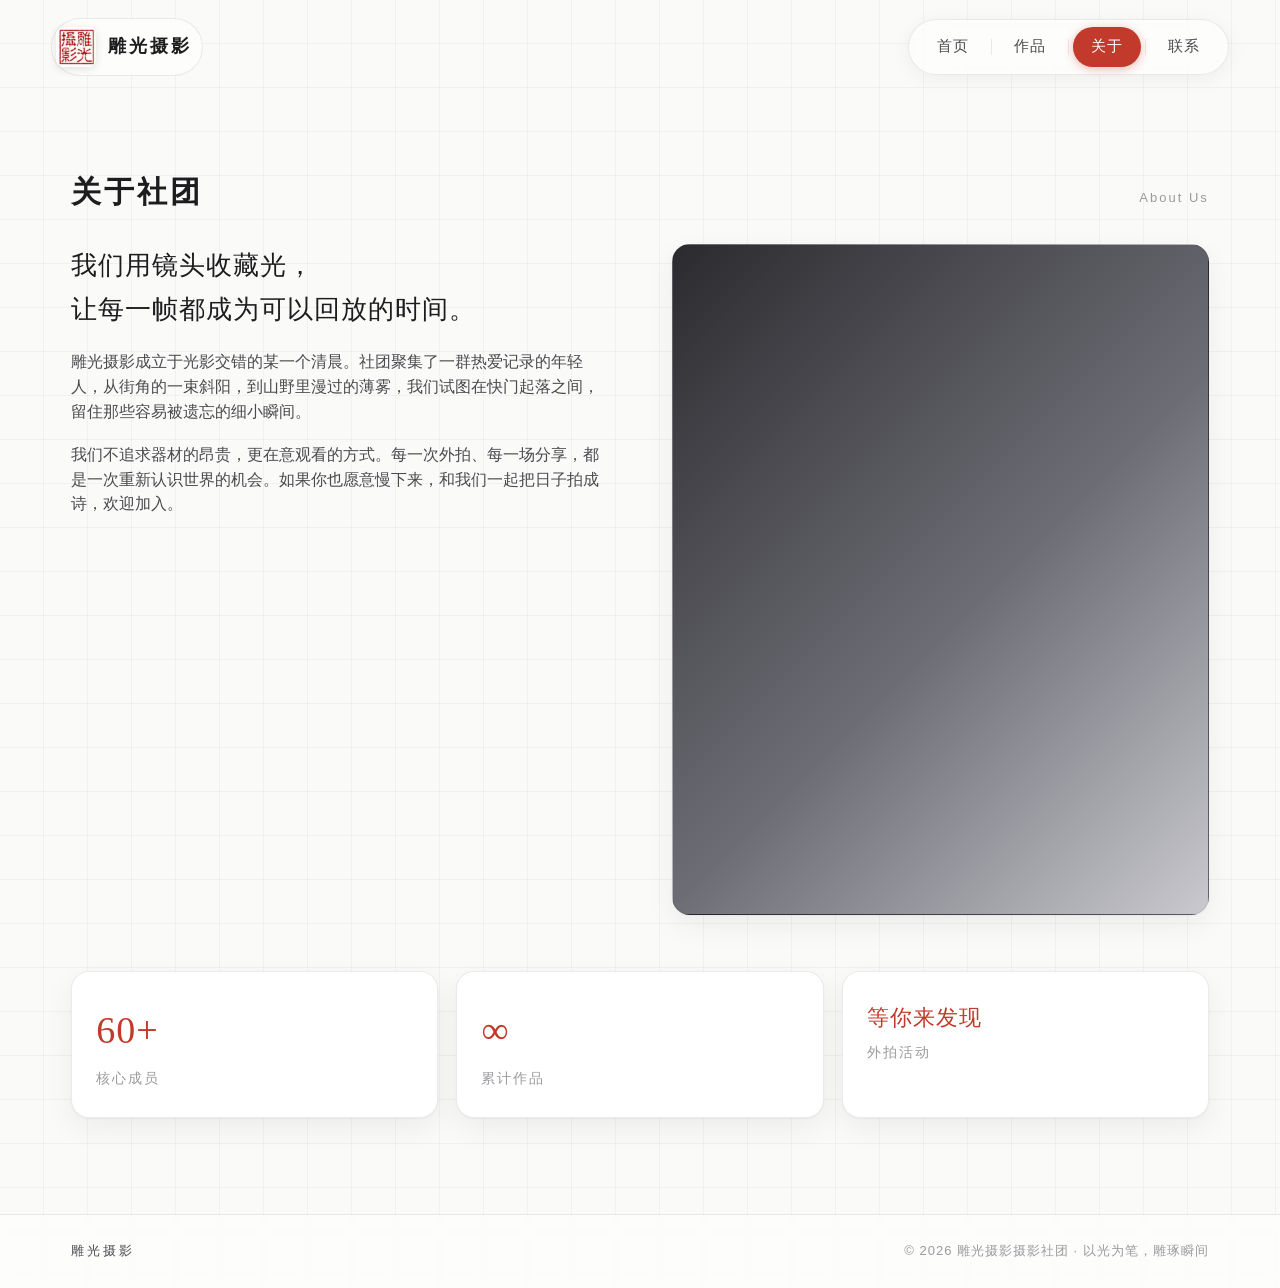
<file: about.html>
<!DOCTYPE html>
<html lang="zh-CN">
<head>
  <meta charset="UTF-8" />
  <meta name="viewport" content="width=device-width, initial-scale=1.0" />
  <title>关于 · 雕光摄影</title>
  <meta name="description" content="关于雕光摄影摄影社团。" />
  <link rel="icon" type="image/jpeg" href="assets/logo.jpg" />
  <link rel="stylesheet" href="css/style.css" />
</head>
<body>

  <header class="site-header">
    <a class="brand" href="index.html" aria-label="雕光摄影 首页">
      <img class="logo-img" src="assets/logo.jpg" alt="雕光摄影 印章 logo" />
      <span class="logo-text">雕光摄影</span>
    </a>
    <nav class="nav" aria-label="主导航">
      <a href="index.html">首页</a>
      <span class="nav-divider"></span>
      <a href="works.html">作品</a>
      <span class="nav-divider"></span>
      <a href="about.html">关于</a>
      <span class="nav-divider"></span>
      <a href="contact.html">联系</a>
    </nav>
  </header>

  <main class="page container">
    <div class="section-head">
      <h2>关于社团</h2>
      <span class="count">About Us</span>
    </div>

    <div class="about-grid">
      <div>
        <p class="lead">我们用镜头收藏光，<br />让每一帧都成为可以回放的时间。</p>
        <p>雕光摄影成立于光影交错的某一个清晨。社团聚集了一群热爱记录的年轻人，从街角的一束斜阳，到山野里漫过的薄雾，我们试图在快门起落之间，留住那些容易被遗忘的细小瞬间。</p>
        <p>我们不追求器材的昂贵，更在意观看的方式。每一次外拍、每一场分享，都是一次重新认识世界的机会。如果你也愿意慢下来，和我们一起把日子拍成诗，欢迎加入。</p>
      </div>
      <div class="about-figure" role="img" aria-label="社团形象占位图"></div>
    </div>

    <div class="stats">
      <div class="stat"><div class="num">60+</div><div class="label">核心成员</div></div>
      <div class="stat"><div class="num">&#8734;</div><div class="label">累计作品</div></div>
      <div class="stat"><div class="num" style="font-size:22px;letter-spacing:1px;">等你来发现</div><div class="label">外拍活动</div></div>
    </div>
  </main>

  <footer class="site-footer">
    <div class="container">
      <span class="brand-mark">雕光摄影</span>
      <span>© 2026 雕光摄影摄影社团 · 以光为笔，雕琢瞬间</span>
    </div>
  </footer>

  <script src="js/main.js"></script>
</body>
</html>
</file>
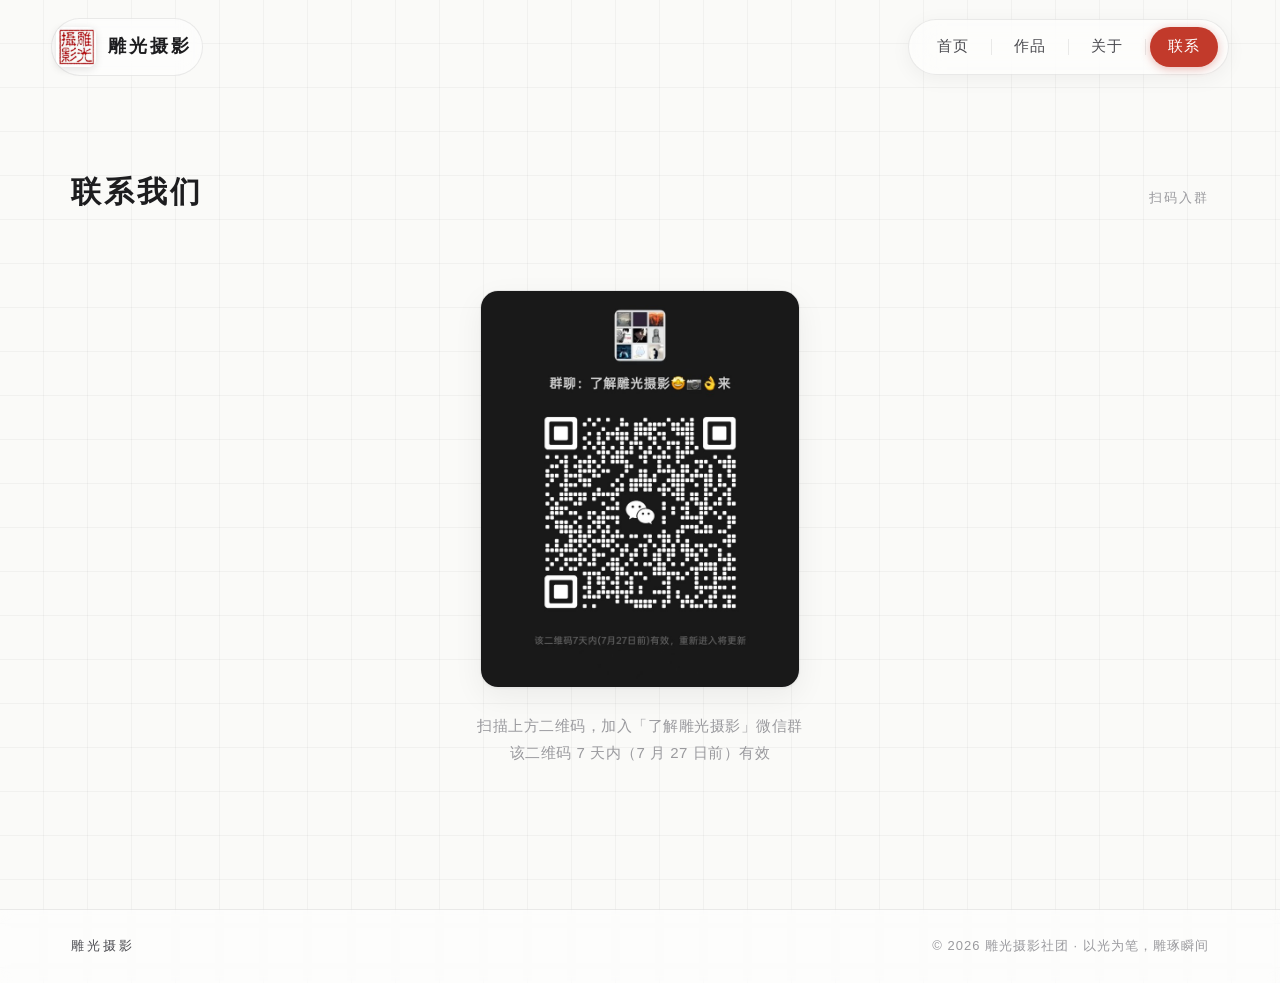
<file: contact.html>
<!DOCTYPE html>
<html lang="zh-CN">
<head>
  <meta charset="UTF-8" />
  <meta name="viewport" content="width=device-width, initial-scale=1.0" />
  <title>联系 · 雕光摄影</title>
  <meta name="description" content="联系雕光摄影社团，加入微信群。" />
  <link rel="icon" type="image/jpeg" href="assets/logo.jpg" />
  <link rel="stylesheet" href="css/style.css" />
</head>
<body>

  <header class="site-header">
    <a class="brand" href="index.html" aria-label="雕光摄影 首页">
      <img class="logo-img" src="assets/logo.jpg" alt="雕光摄影 印章 logo" />
      <span class="logo-text">雕光摄影</span>
    </a>
    <nav class="nav" aria-label="主导航">
      <a href="index.html">首页</a>
      <span class="nav-divider"></span>
      <a href="works.html">作品</a>
      <span class="nav-divider"></span>
      <a href="about.html">关于</a>
      <span class="nav-divider"></span>
      <a href="contact.html">联系</a>
    </nav>
  </header>

  <main class="page container">
    <div class="section-head">
      <h2>联系我们</h2>
      <span class="count">扫码入群</span>
    </div>

    <div class="qr-wrap">
      <img class="qr-img" src="assets/qrcode.jpg" alt="雕光摄影微信群二维码" />
      <p class="qr-hint">扫描上方二维码，加入「了解雕光摄影」微信群<br />该二维码 7 天内（7 月 27 日前）有效</p>
    </div>
  </main>

  <footer class="site-footer">
    <div class="container">
      <span class="brand-mark">雕光摄影</span>
      <span>© 2026 雕光摄影社团 · 以光为笔，雕琢瞬间</span>
    </div>
  </footer>

  <script src="js/main.js"></script>
</body>
</html>
</file>
<file: css/style.css>
/* ===========================================================
   攝雕影光 · 摄影社团网站样式
   极简 / 文艺 / 毛玻璃导航 / 网格背景
   =========================================================== */

:root {
  /* 主色与辅助色 */
  --bg: #fafaf8;
  --surface: #ffffff;
  --accent: #c23a2b;          /* 朱红 · 呼应印章 logo */
  --accent-deep: #a82f22;
  --accent-soft: rgba(194, 58, 43, 0.08);

  --text: #1d1d1f;
  --text-soft: #4a4a4f;
  --text-muted: #9a9a9e;
  --border: rgba(0, 0, 0, 0.08);
  --grid-line: rgba(0, 0, 0, 0.035);

  /* 圆角 */
  --radius-card: 18px;
  --radius-img: 14px;
  --radius-pill: 999px;

  /* 阴影 */
  --shadow: 0 1px 2px rgba(0, 0, 0, 0.04), 0 10px 30px rgba(0, 0, 0, 0.06);
  --shadow-hover: 0 6px 12px rgba(0, 0, 0, 0.07), 0 22px 50px rgba(0, 0, 0, 0.11);

  /* 字体 */
  --font-serif: "Source Han Serif SC", "Noto Serif SC", "Songti SC", "STSong",
    "SimSun", "思源宋体", serif;
  --font-sans: "PingFang SC", "Microsoft YaHei", "Hiragino Sans GB",
    -apple-system, BlinkMacSystemFont, "Segoe UI", Roboto, "Helvetica Neue",
    Arial, sans-serif;
}

* {
  box-sizing: border-box;
}

html {
  scroll-behavior: smooth;
}

body {
  margin: 0;
  min-height: 100vh;
  font-family: var(--font-sans);
  color: var(--text);
  background-color: var(--bg);
  /* 细腻网格线背景 */
  background-image:
    linear-gradient(to right, var(--grid-line) 1px, transparent 1px),
    linear-gradient(to bottom, var(--grid-line) 1px, transparent 1px);
  background-size: 44px 44px;
  background-position: -1px -1px;
  -webkit-font-smoothing: antialiased;
  text-rendering: optimizeLegibility;
  line-height: 1.6;
}

a {
  color: inherit;
  text-decoration: none;
}

img {
  display: block;
  max-width: 100%;
}

/* ============================ 顶部导航 ============================ */

.site-header {
  position: fixed;
  top: 0;
  left: 0;
  right: 0;
  z-index: 100;
  display: flex;
  align-items: center;
  justify-content: space-between;
  gap: 16px;
  padding: 18px clamp(18px, 4vw, 56px);
  pointer-events: none; /* 让空白处可点击穿透，仅子元素接收事件 */
}

.site-header > * {
  pointer-events: auto;
}

/* Logo：红色印章风格 */
.brand {
  display: flex;
  align-items: center;
  gap: 12px;
  padding: 8px 10px 8px 4px;
  border-radius: var(--radius-pill);
  background: rgba(255, 255, 255, 0.55);
  backdrop-filter: blur(10px);
  -webkit-backdrop-filter: blur(10px);
  border: 1px solid var(--border);
  transition: background 0.25s ease;
}

.brand:hover {
  background: rgba(255, 255, 255, 0.75);
}

.brand .logo-img {
  width: 40px;
  height: 40px;
  border-radius: 8px;
  object-fit: cover;
  box-shadow: 0 2px 8px rgba(0, 0, 0, 0.12);
}

.brand .logo-text {
  font-family: var(--font-serif);
  font-size: 18px;
  letter-spacing: 3px;
  font-weight: 600;
  color: var(--text);
  line-height: 1.1;
}

/* 毛玻璃导航胶囊 */
.nav {
  display: flex;
  align-items: center;
  gap: 4px;
  padding: 7px 10px;
  border-radius: var(--radius-pill);
  background: rgba(255, 255, 255, 0.55);
  backdrop-filter: blur(16px) saturate(160%);
  -webkit-backdrop-filter: blur(16px) saturate(160%);
  border: 1px solid var(--border);
  box-shadow: 0 4px 20px rgba(0, 0, 0, 0.05);
}

.nav a {
  position: relative;
  padding: 8px 18px;
  border-radius: var(--radius-pill);
  font-size: 14.5px;
  letter-spacing: 1px;
  color: var(--text-soft);
  transition: color 0.22s ease, background 0.22s ease;
  white-space: nowrap;
}

.nav a:hover {
  color: var(--text);
  background: rgba(0, 0, 0, 0.04);
}

.nav a.active {
  color: #fff;
  background: var(--accent);
  box-shadow: 0 2px 10px rgba(194, 58, 43, 0.35);
}

.nav .nav-divider {
  width: 1px;
  height: 16px;
  background: var(--border);
}

/* ============================ 通用版心 ============================ */

.container {
  width: 100%;
  max-width: 1240px;
  margin: 0 auto;
  padding: 0 clamp(18px, 4vw, 56px);
}

.page {
  padding-top: 132px;
  padding-bottom: 96px;
  min-height: 100vh;
}

/* ============================ Hero ============================ */

.hero {
  padding-top: 132px;
  padding-bottom: 40px;
}

.hero .eyebrow {
  display: inline-block;
  font-size: 12.5px;
  letter-spacing: 4px;
  color: var(--accent);
  text-transform: uppercase;
  margin-bottom: 18px;
  font-weight: 600;
}

.hero h1 {
  font-family: var(--font-serif);
  font-weight: 600;
  font-size: clamp(34px, 6vw, 64px);
  line-height: 1.18;
  letter-spacing: 4px;
  margin: 0 0 18px;
  color: var(--text);
}

.hero p {
  max-width: 560px;
  font-size: 16px;
  color: var(--text-soft);
  margin: 0;
}

.hero .accent-dot {
  color: var(--accent);
}

/* ============================ 作品网格 ============================ */

.section-head {
  display: flex;
  align-items: baseline;
  justify-content: space-between;
  margin: 36px 0 26px;
  flex-wrap: wrap;
  gap: 12px;
}

.section-head h2 {
  font-family: var(--font-serif);
  font-size: clamp(22px, 3vw, 30px);
  letter-spacing: 3px;
  font-weight: 600;
  margin: 0;
}

.section-head .count {
  font-size: 13px;
  letter-spacing: 2px;
  color: var(--text-muted);
}

.works-grid {
  display: grid;
  grid-template-columns: repeat(4, 1fr);
  gap: clamp(16px, 2vw, 26px);
}

.work-card {
  position: relative;
  display: flex;
  flex-direction: column;
  background: var(--surface);
  border: 1px solid var(--border);
  border-radius: var(--radius-card);
  padding: 12px;
  box-shadow: var(--shadow);
  transition: transform 0.32s cubic-bezier(0.22, 1, 0.36, 1),
    box-shadow 0.32s ease, border-color 0.32s ease;
  cursor: pointer;
}

.work-card:hover {
  transform: translateY(-6px);
  box-shadow: var(--shadow-hover);
  border-color: rgba(194, 58, 43, 0.25);
}

/* 缩略图区：统一 4:5 裁切，承载真实 <img> */
.work-thumb {
  position: relative;
  width: 100%;
  aspect-ratio: 4 / 5;
  border-radius: var(--radius-img);
  overflow: hidden;
  background: #f1f1ef;
}

.work-thumb-img {
  width: 100%;
  height: 100%;
  object-fit: cover;
  display: block;
  transition: transform 0.42s cubic-bezier(0.22, 1, 0.36, 1);
}

.work-card:hover .work-thumb-img {
  transform: scale(1.04);
}

/* 右上角圆形预览按钮 */
.play-btn {
  position: absolute;
  top: 12px;
  right: 12px;
  width: 38px;
  height: 38px;
  border-radius: 50%;
  border: none;
  display: grid;
  place-items: center;
  background: rgba(255, 255, 255, 0.78);
  backdrop-filter: blur(6px);
  -webkit-backdrop-filter: blur(6px);
  color: var(--text);
  cursor: pointer;
  z-index: 3;
  box-shadow: 0 2px 8px rgba(0, 0, 0, 0.18);
  transition: transform 0.25s ease, background 0.25s ease, color 0.25s ease;
}

.play-btn:hover {
  background: var(--accent);
  color: #fff;
  transform: scale(1.08);
}

.play-btn svg {
  width: 16px;
  height: 16px;
  transform: translateX(1px);
}

/* 卡片底部标题行 */
.work-meta {
  display: flex;
  align-items: center;
  justify-content: space-between;
  padding: 14px 6px 6px;
  gap: 10px;
}

.work-title {
  font-family: var(--font-serif);
  font-size: 16px;
  letter-spacing: 2px;
  font-weight: 500;
  margin: 0;
  color: var(--text);
}

/* 标题右侧圆形箭头按钮 */
.arrow-btn {
  flex: 0 0 auto;
  width: 32px;
  height: 32px;
  border-radius: 50%;
  border: 1px solid var(--border);
  background: var(--surface);
  display: grid;
  place-items: center;
  color: var(--text-soft);
  cursor: pointer;
  transition: background 0.25s ease, color 0.25s ease, border-color 0.25s ease,
    transform 0.25s ease;
}

.arrow-btn:hover {
  background: var(--accent);
  border-color: var(--accent);
  color: #fff;
  transform: translateX(2px);
}

.arrow-btn svg {
  width: 15px;
  height: 15px;
}

/* 分页指示器 */
.pagination {
  display: flex;
  align-items: center;
  justify-content: center;
  gap: 10px;
  margin-top: 44px;
}

.pagination .dot {
  width: 8px;
  height: 8px;
  border-radius: 50%;
  background: var(--border);
  cursor: pointer;
  transition: background 0.25s ease, transform 0.25s ease;
}

.pagination .dot.active {
  background: var(--accent);
  transform: scale(1.25);
}

.pagination .ellipsis {
  color: var(--text-muted);
  letter-spacing: 2px;
  font-size: 16px;
  user-select: none;
}

/* ============================ 关于页 ============================ */

.about-grid {
  display: grid;
  grid-template-columns: 1fr 1fr;
  gap: clamp(28px, 5vw, 72px);
  align-items: start;
  margin-top: 28px;
}

.about-grid p {
  color: var(--text-soft);
  font-size: 15.5px;
  margin: 0 0 18px;
}

.about-grid .lead {
  font-family: var(--font-serif);
  font-size: clamp(20px, 2.6vw, 26px);
  line-height: 1.7;
  color: var(--text);
  letter-spacing: 1px;
}

.about-figure {
  aspect-ratio: 4 / 5;
  border-radius: var(--radius-card);
  background: linear-gradient(135deg, #2b2b2f 0%, #6d6d75 55%, #c9c9cf 100%);
  border: 1px solid var(--border);
  box-shadow: var(--shadow);
}

.stats {
  display: grid;
  grid-template-columns: repeat(3, 1fr);
  gap: 18px;
  margin-top: 56px;
}

.stat {
  background: var(--surface);
  border: 1px solid var(--border);
  border-radius: var(--radius-card);
  padding: 28px 24px;
  box-shadow: var(--shadow);
}

.stat .num {
  font-family: var(--font-serif);
  font-size: 38px;
  color: var(--accent);
  letter-spacing: 1px;
}

.stat .label {
  margin-top: 6px;
  font-size: 14px;
  color: var(--text-muted);
  letter-spacing: 2px;
}

/* ============================ 联系页 ============================ */

.contact-grid {
  display: grid;
  grid-template-columns: 1fr 1fr;
  gap: clamp(28px, 5vw, 64px);
  margin-top: 28px;
  align-items: start;
}

.contact-info .row {
  display: flex;
  gap: 14px;
  padding: 18px 0;
  border-bottom: 1px solid var(--border);
}

.contact-info .row:last-child { border-bottom: none; }

.contact-info .ic {
  flex: 0 0 auto;
  width: 40px;
  height: 40px;
  border-radius: 50%;
  background: var(--accent-soft);
  color: var(--accent);
  display: grid;
  place-items: center;
}

.contact-info .ic svg { width: 18px; height: 18px; }

.contact-info .k {
  font-size: 13px;
  letter-spacing: 2px;
  color: var(--text-muted);
}

.contact-info .v {
  font-size: 15.5px;
  color: var(--text);
  margin-top: 2px;
}

.form-card {
  background: var(--surface);
  border: 1px solid var(--border);
  border-radius: var(--radius-card);
  padding: 30px 28px;
  box-shadow: var(--shadow);
}

.form-card h3 {
  font-family: var(--font-serif);
  font-size: 20px;
  letter-spacing: 2px;
  margin: 0 0 22px;
}

.field {
  margin-bottom: 18px;
}

.field label {
  display: block;
  font-size: 13px;
  letter-spacing: 1px;
  color: var(--text-muted);
  margin-bottom: 8px;
}

.field input,
.field textarea {
  width: 100%;
  padding: 12px 14px;
  border: 1px solid var(--border);
  border-radius: 12px;
  background: #fcfcfb;
  font-family: inherit;
  font-size: 14.5px;
  color: var(--text);
  transition: border-color 0.22s ease, box-shadow 0.22s ease;
}

.field input:focus,
.field textarea:focus {
  outline: none;
  border-color: var(--accent);
  box-shadow: 0 0 0 3px var(--accent-soft);
}

.field textarea {
  resize: vertical;
  min-height: 110px;
}

.btn-accent {
  display: inline-flex;
  align-items: center;
  gap: 10px;
  padding: 12px 26px;
  border: none;
  border-radius: var(--radius-pill);
  background: var(--accent);
  color: #fff;
  font-size: 14.5px;
  letter-spacing: 2px;
  cursor: pointer;
  transition: background 0.25s ease, transform 0.2s ease;
}

.btn-accent:hover {
  background: var(--accent-deep);
  transform: translateY(-2px);
}

/* ============================ 页脚 ============================ */

.site-footer {
  border-top: 1px solid var(--border);
  background: rgba(255, 255, 255, 0.5);
  backdrop-filter: blur(6px);
  -webkit-backdrop-filter: blur(6px);
}

.site-footer .container {
  display: flex;
  align-items: center;
  justify-content: space-between;
  flex-wrap: wrap;
  gap: 12px;
  padding-top: 26px;
  padding-bottom: 26px;
  font-size: 13px;
  color: var(--text-muted);
  letter-spacing: 1px;
}

.site-footer .brand-mark {
  font-family: var(--font-serif);
  color: var(--text-soft);
  letter-spacing: 3px;
}

/* ============================ 预览灯箱 ============================ */

.lightbox {
  position: fixed;
  inset: 0;
  z-index: 200;
  display: none;
  align-items: center;
  justify-content: center;
  padding: 24px;
  background: rgba(20, 20, 22, 0.55);
  backdrop-filter: blur(8px);
  -webkit-backdrop-filter: blur(8px);
}

.lightbox.open {
  display: flex;
  animation: fade 0.25s ease;
}

@keyframes fade {
  from { opacity: 0; }
  to { opacity: 1; }
}

.lightbox-inner {
  position: relative;
  width: min(560px, 92vw);
  background: var(--surface);
  border-radius: var(--radius-card);
  overflow: hidden;
  box-shadow: 0 30px 80px rgba(0, 0, 0, 0.4);
  animation: pop 0.3s cubic-bezier(0.22, 1, 0.36, 1);
}

@keyframes pop {
  from { transform: scale(0.94); opacity: 0; }
  to { transform: scale(1); opacity: 1; }
}

.lightbox-img {
  width: 100%;
  display: grid;
  place-items: center;
  background: #f1f1ef;
  min-height: 220px;
}

.lightbox-photo {
  display: block;
  width: auto;
  height: auto;
  max-width: 100%;
  max-height: 78vh;
  object-fit: contain;
}

.lightbox-cap {
  display: flex;
  align-items: center;
  justify-content: space-between;
  padding: 18px 22px;
  font-family: var(--font-serif);
  letter-spacing: 2px;
  font-size: 17px;
}

.lightbox-close {
  position: absolute;
  top: 14px;
  right: 14px;
  width: 38px;
  height: 38px;
  border-radius: 50%;
  border: none;
  background: rgba(255, 255, 255, 0.82);
  color: var(--text);
  display: grid;
  place-items: center;
  cursor: pointer;
  z-index: 2;
  box-shadow: 0 2px 8px rgba(0, 0, 0, 0.2);
  transition: background 0.2s ease, color 0.2s ease;
}

.lightbox-close:hover { background: var(--accent); color: #fff; }
.lightbox-close svg { width: 16px; height: 16px; }

/* ============================ 作品页：分组与总览 ============================ */

.work-group {
  margin-top: 56px;
}

.work-group:first-of-type {
  margin-top: 0;
}

.works-overview {
  display: flex;
  flex-wrap: wrap;
  align-items: stretch;
  gap: 14px 40px;
  margin: 4px 0 44px;
  padding: 20px 26px;
  background: var(--surface);
  border: 1px solid var(--border);
  border-radius: var(--radius-card);
  box-shadow: var(--shadow);
}

.works-overview .ov-item {
  display: flex;
  align-items: baseline;
  gap: 8px;
}

.works-overview .ov-num {
  font-family: var(--font-serif);
  font-size: 30px;
  line-height: 1;
  color: var(--accent);
  letter-spacing: 1px;
}

.works-overview .ov-item span:last-child {
  font-size: 14px;
  color: var(--text-soft);
  letter-spacing: 2px;
}

.works-empty {
  grid-column: 1 / -1;
  text-align: center;
  color: var(--text-muted);
  font-size: 15px;
  letter-spacing: 1px;
  padding: 48px 0;
}

/* ============================ 响应式 ============================ */

@media (max-width: 1080px) {
  .works-grid { grid-template-columns: repeat(3, 1fr); }
}

@media (max-width: 760px) {
  .site-header { flex-wrap: wrap; padding: 14px 16px; }
  .brand .logo-text { display: none; }
  .nav { width: 100%; justify-content: space-between; padding: 6px 8px; }
  .nav a { padding: 8px 12px; font-size: 13.5px; }
  .page { padding-top: 124px; }
  .hero { padding-top: 118px; }
  .works-grid { grid-template-columns: repeat(2, 1fr); }
  .about-grid,
  .contact-grid { grid-template-columns: 1fr; }
  .stats { grid-template-columns: 1fr; }
}

@media (max-width: 420px) {
  .works-grid { grid-template-columns: 1fr; }
}

/* ============================ 联系页：二维码 ============================ */

.qr-wrap {
  display: flex;
  flex-direction: column;
  align-items: center;
  padding: 48px 20px 32px;
}

.qr-img {
  width: 320px;
  max-width: 80vw;
  height: auto;
  border-radius: var(--radius-card);
  box-shadow: var(--shadow);
  border: 1px solid var(--border);
}

.qr-hint {
  margin-top: 24px;
  font-size: 15px;
  color: var(--text-muted);
  text-align: center;
  line-height: 1.8;
  letter-spacing: 0.5px;
}

@media (prefers-reduced-motion: reduce) {
  * { animation: none !important; transition: none !important; }
  html { scroll-behavior: auto; }
}
</file>
